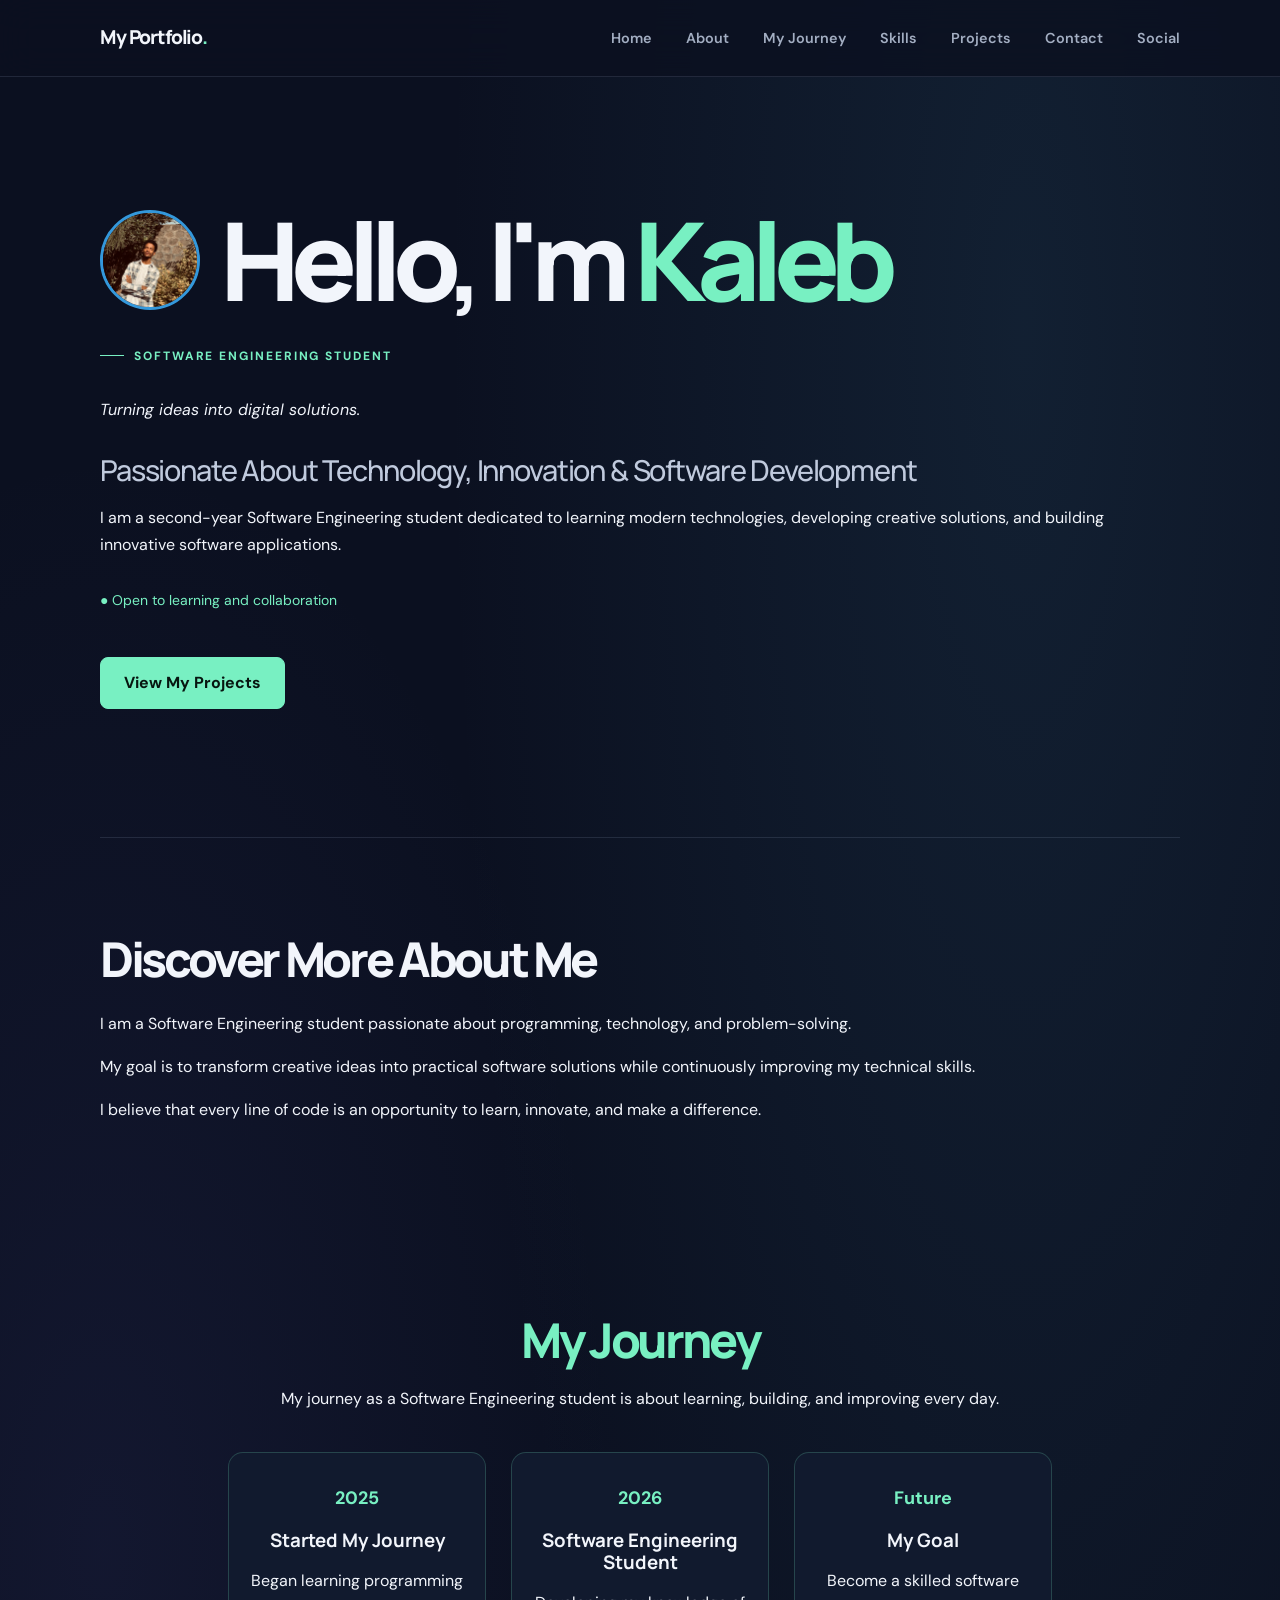
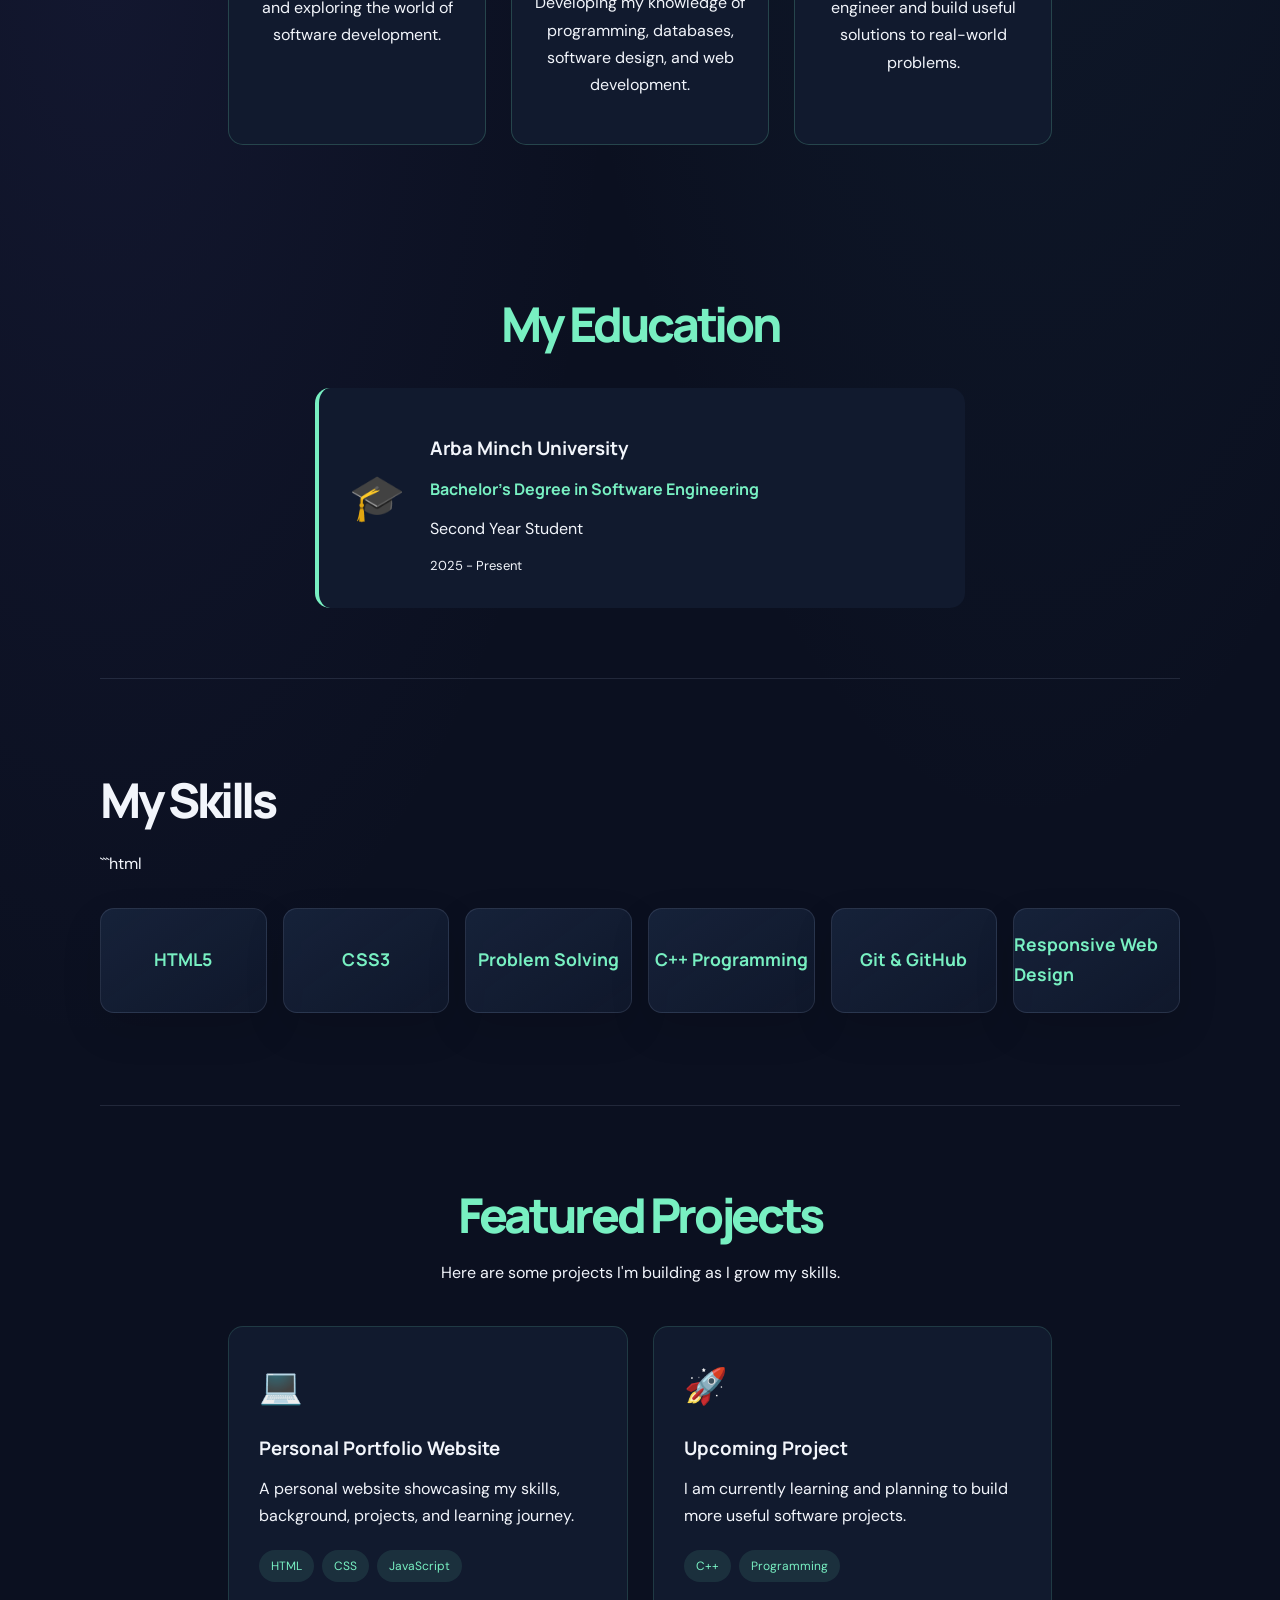
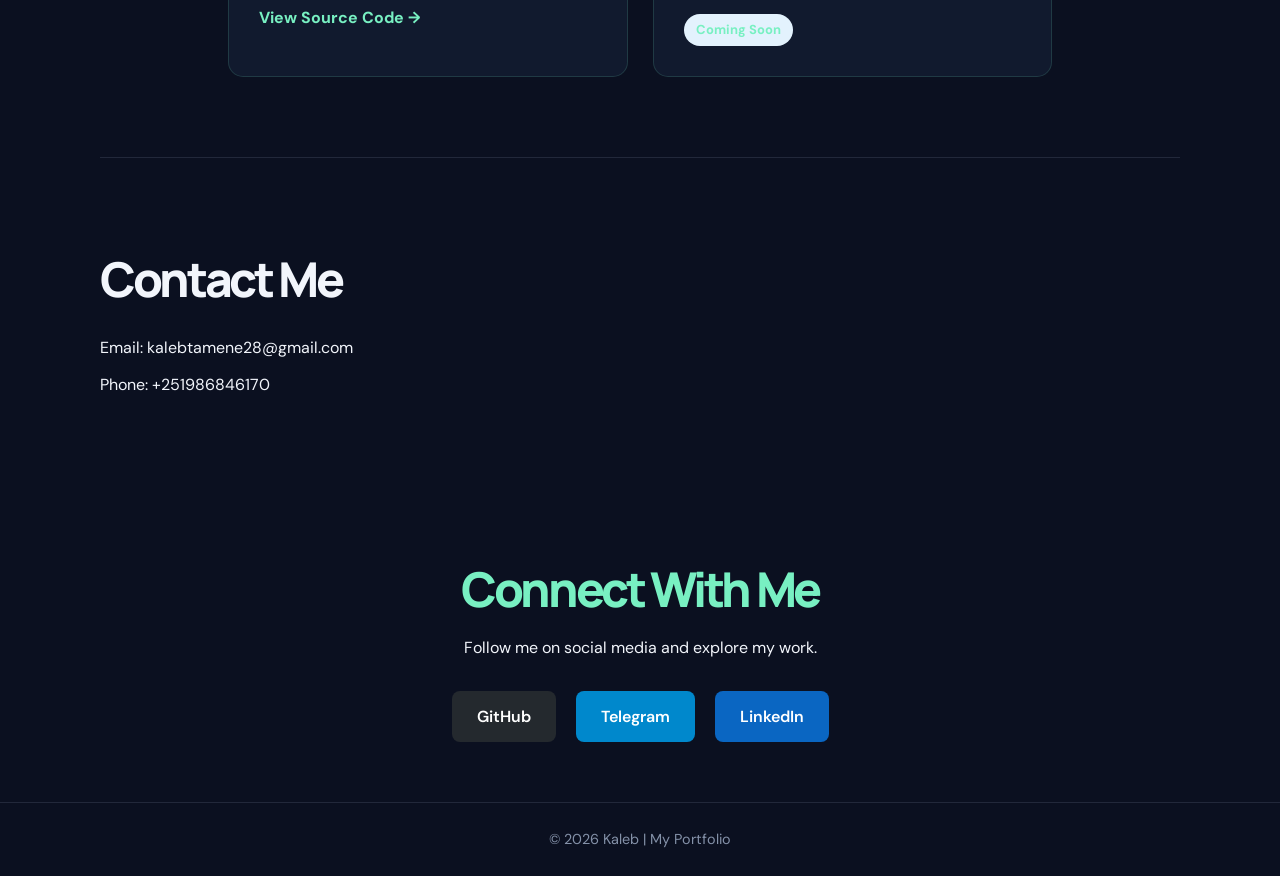
<file: index.html>
<!DOCTYPE html>
<html lang="en">
<head>
  <meta charset="UTF-8">
  <meta name="viewport" content="width=device-width, initial-scale=1.0">
  <title>My Portfolio</title>
  <link rel="stylesheet" href="style.css">
</head>
<body>
<header>
  <nav>
    <h2>My Portfolio</h2>
      
      <div class="links">
        <a href="#home">Home</a>
        <a href="#about">About</a>
        <a href="#journey">My Journey</a>
        <a href="#skills">Skills</a>
        <a href="#projects">Projects</a>
        <a href="#contact">Contact</a>
        <a href="#social">Social</a>
      </div>
    </nav>
  

</header>
  
  <section id="home" class="hero">
    <div class="profile-intro">
      <img src="imgka.webp" alt="Photo of Kaleb" class="profile-pic">
      <h1>Hello, I'm <span>Kaleb</span></h1>
    </div>
      <p class="tag">SOFTWARE ENGINEERING STUDENT</p>
      <p class="tagline">
  Turning ideas into digital solutions.
</p>

    <h3>Passionate About Technology, Innovation & Software Development</h3>
    <p>
  I am a second-year Software Engineering student dedicated to learning
  modern technologies, developing creative solutions, and building
  innovative software applications.
</p>
<p class="availability">
  ● Open to learning and collaboration
</p>
    <a class="btn" href="#projects">View My Projects</a>
  </section>

  <section id="about">
   <h2>Discover More About Me</h2>
   <p>
  I am a Software Engineering student passionate about programming,
  technology, and problem-solving.
</p>

<p>
  My goal is to transform creative ideas into practical software
  solutions while continuously improving my technical skills.
</p>

<p>
  I believe that every line of code is an opportunity to learn,
  innovate, and make a difference.
</p>
  </section>
<section id="journey" class="journey-section">
  <h2>My Journey</h2>
  <p class="journey-intro">
    My journey as a Software Engineering student is
    about learning, building, and improving every day.
  </p>

  <div class="journey-container">

    <div class="journey-card">
      <span class="journey-year">2025</span>
      <h3>Started My Journey</h3>
      <p>
        Began learning programming and exploring
        the world of software development.
      </p>
    </div>

    <div class="journey-card">
      <span class="journey-year">2026</span>
      <h3>Software Engineering Student</h3>
      <p>
        Developing my knowledge of programming,
        databases, software design, and web development.
      </p>
    </div>

    <div class="journey-card">
      <span class="journey-year">Future</span>
      <h3>My Goal</h3>
      <p>
        Become a skilled software engineer and
        build useful solutions to real-world problems.
      </p>
    </div>

  </div>
</section>


<!-- Education Section -->
<section id="education" class="education-section">
  <h2>My Education</h2>

  <div class="education-card">
    <div class="education-icon">🎓</div>

    <div class="education-info">
      <h3>Arba Minch University</h3>
      <h4>Bachelor's Degree in Software Engineering</h4>
      <p>Second Year Student</p>
      <span>2025 - Present</span>
    </div>
  </div>
</section>


  <section id="skills">
    <h2>My Skills</h2>
    ```html
<div class="cards">
  <div class="card">HTML5</div>
  <div class="card">CSS3</div>
  <div class="card">Problem Solving</div>
  <div class="card">C++ Programming</div>
  <div class="card">Git & GitHub</div>
  <div class="card">Responsive Web Design</div>
</div>
  </section>

 
<!-- Featured Projects Section -->
<section id="projects" class="projects-section">
  <h2>Featured Projects</h2>
  <p class="section-description">
    Here are some projects I'm building as I grow my skills.
  </p>

  <div class="projects-grid">

    <div class="project-card">
      <div class="project-icon">💻</div>
      <h3>Personal Portfolio Website</h3>
      <p>
        A personal website showcasing my skills,
        background, projects, and learning journey.
      </p>

      <div class="project-tags">
        <span>HTML</span>
        <span>CSS</span>
        <span>JavaScript</span>
      </div>

      <a href="https://github.com/kalebtamene28-star/personal-portifolio"
         target="_blank"
         rel="noopener noreferrer"
         class="project-link">
        View Source Code →
      </a>
    </div>

    <div class="project-card">
      <div class="project-icon">🚀</div>
      <h3>Upcoming Project</h3>
      <p>
        I am currently learning and planning
        to build more useful software projects.
      </p>

      <div class="project-tags">
        <span>C++</span>
        <span>Programming</span>
      </div>

      <span class="project-status">Coming Soon</span>
    </div>

  </div>
</section>


  <section id="contact">
    <h2>Contact Me</h2>
    <p>Email: kalebtamene28@gmail.com</p>
    <p>Phone: +251986846170</p>
  </section>

<section id="social" class="social-section">
  <h2>Connect With Me</h2>
  <p>Follow me on social media and explore my work.</p>

  <div class="social-links">
    <a href="https://github.com/YOUR_USERNAME"
       target="_blank"
       rel="noopener noreferrer"
       class="social-link github">
      GitHub
    </a>

    <a href="https://t.me/YOUR_USERNAME"
       target="_blank"
       rel="noopener noreferrer"
       class="social-link telegram">
      Telegram
    </a>

    <a href="https://www.linkedin.com/in/YOUR_USERNAME"
       target="_blank"
       rel="noopener noreferrer"
       class="social-link linkedin">
      LinkedIn
    </a>
  </div>
</section>

 <footer>
  <p>&copy; 2026 Kaleb | My Portfolio</p>
</footer>

<button id="backToTop" title="Back to Top">↑</button>

<script src="script.js"></script>
</body>
</html>
</file>
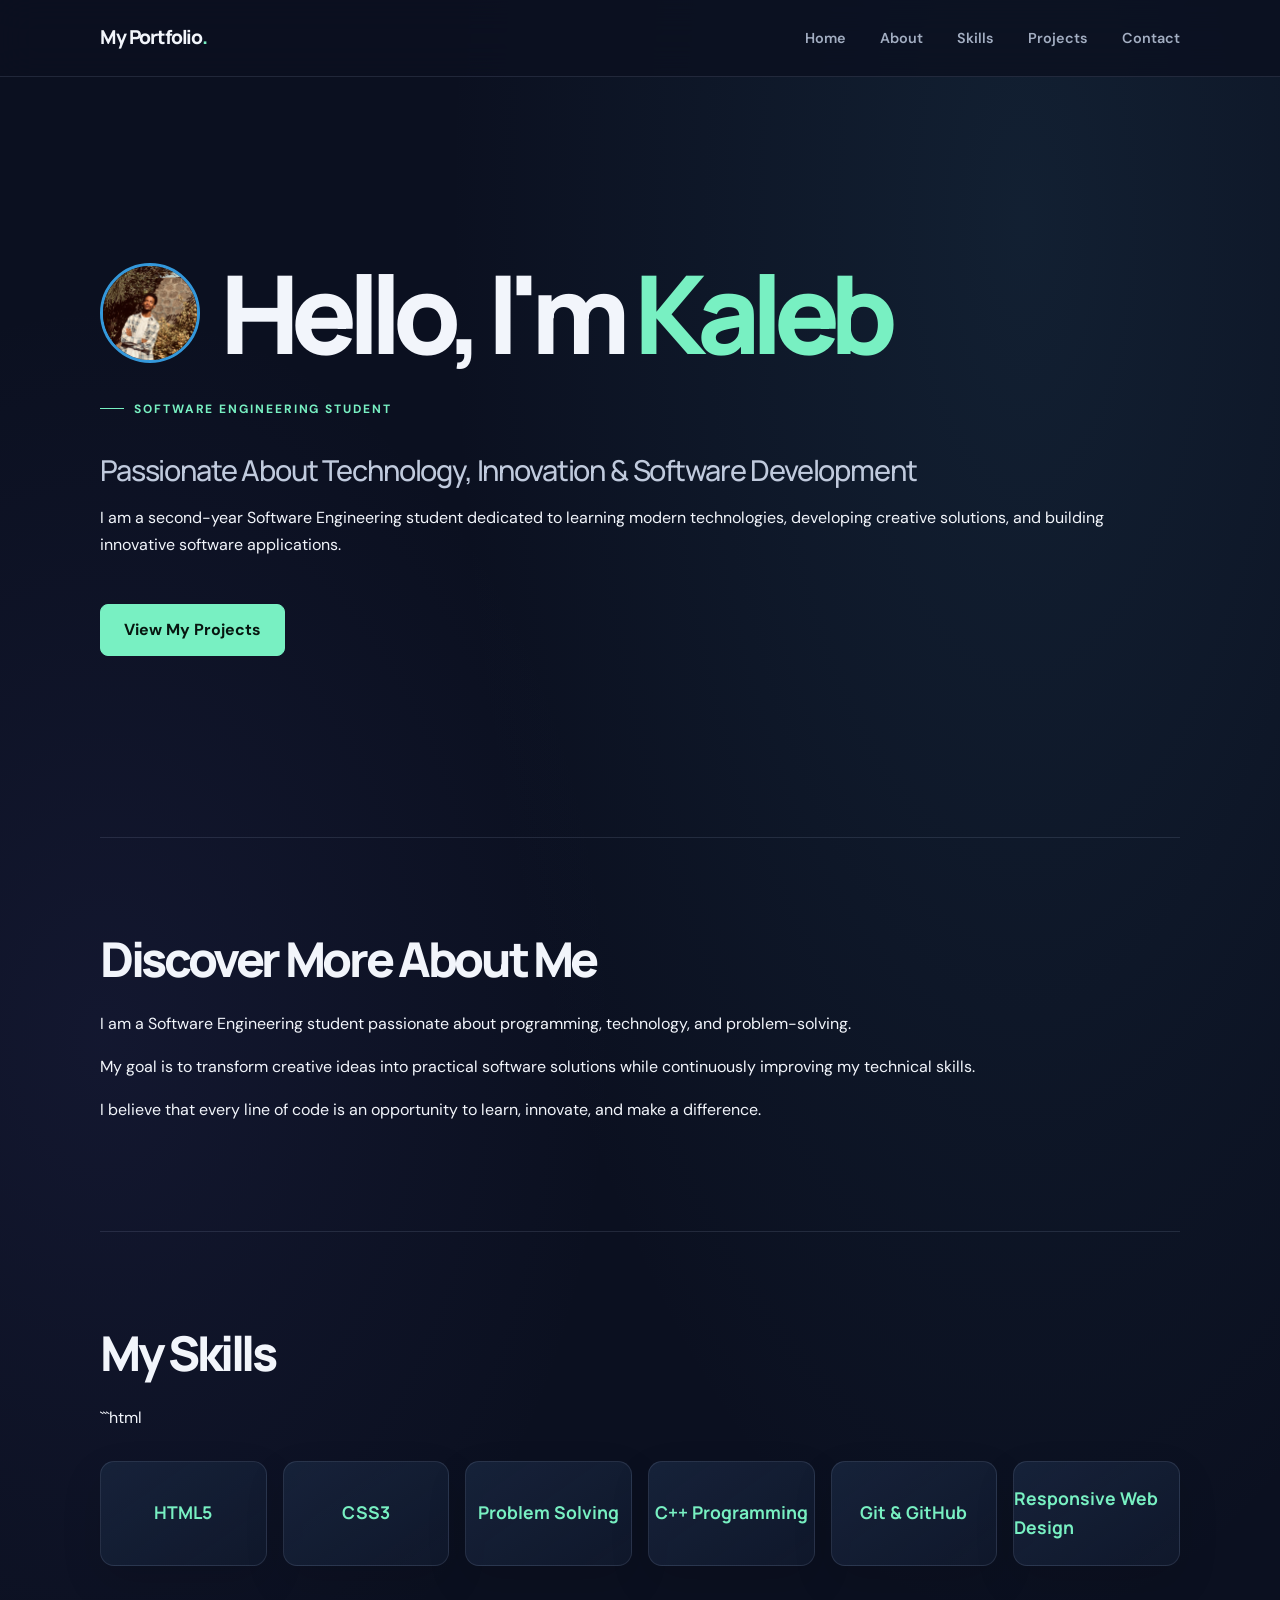
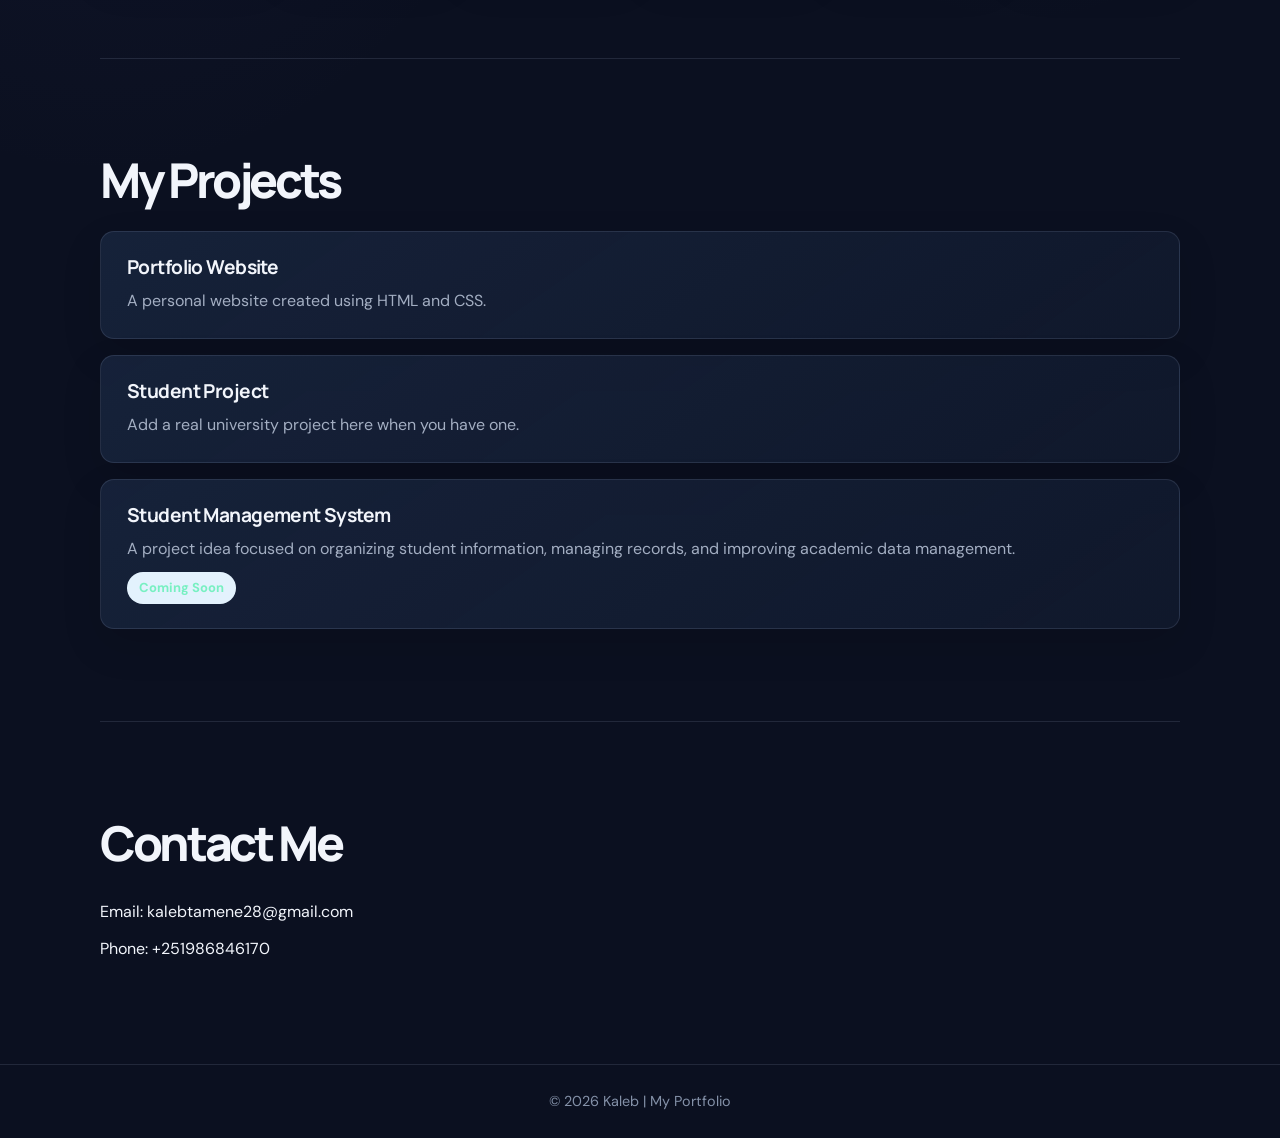
<file: first.html>
<!DOCTYPE html>
<html lang="en">
<head>
  <meta charset="UTF-8">
  <meta name="viewport" content="width=device-width, initial-scale=1.0">
  <title>My Portfolio</title>
  <link rel="stylesheet" href="style.css">
</head>
<body>
<header>
  <nav>
    <h2>My Portfolio</h2>
      
      <div class="links">
        <a href="#home">Home</a>
        <a href="#about">About</a>
        <a href="#skills">Skills</a>
        <a href="#projects">Projects</a>
        <a href="#contact">Contact</a>
      </div>
    </nav>
  

</header>
  
  <section id="home" class="hero">
    <div class="profile-intro">
      <img src="imgka.webp" alt="Photo of Kaleb" class="profile-pic">
      <h1>Hello, I'm <span>Kaleb</span></h1>
    </div>
      <p class="tag">SOFTWARE ENGINEERING STUDENT</p>

    <h3>Passionate About Technology, Innovation & Software Development</h3>
    <p>
  I am a second-year Software Engineering student dedicated to learning
  modern technologies, developing creative solutions, and building
  innovative software applications.
</p>
    <a class="btn" href="#projects">View My Projects</a>
  </section>

  <section id="about">
   <h2>Discover More About Me</h2>
   <p>
  I am a Software Engineering student passionate about programming,
  technology, and problem-solving.
</p>

<p>
  My goal is to transform creative ideas into practical software
  solutions while continuously improving my technical skills.
</p>

<p>
  I believe that every line of code is an opportunity to learn,
  innovate, and make a difference.
</p>
  </section>

  <section id="skills">
    <h2>My Skills</h2>
    ```html
<div class="cards">
  <div class="card">HTML5</div>
  <div class="card">CSS3</div>
  <div class="card">Problem Solving</div>
  <div class="card">C++ Programming</div>
  <div class="card">Git & GitHub</div>
  <div class="card">Responsive Web Design</div>
</div>
  </section>

  <section id="projects">
    <h2>My Projects</h2>
    <div class="card">
      <h3>Portfolio Website</h3>
      <p>A personal website created using HTML and CSS.</p>
    </div>
    <div class="card">
      <h3>Student Project</h3>
      <p>Add a real university project here when you have one.</p>
    </div>
    <div class="card">
  <h3>Student Management System</h3>
  <p>
    A project idea focused on organizing student information,
    managing records, and improving academic data management.
  </p>
  <span class="project-status">Coming Soon</span>
</div>
  </section>

  <section id="contact">
    <h2>Contact Me</h2>
    <p>Email: kalebtamene28@gmail.com</p>
    <p>Phone: +251986846170</p>
  </section>

  <footer>
    <p>&copy; 2026 Kaleb | My Portfolio</p>
  </footer>

  <script src="script.js"></script>
</body>
</html>
</file>
<file: style.css>
@import url("https://fonts.googleapis.com/css2?family=DM+Sans:wght@400;500;600;700&family=Manrope:wght@400;500;600;700;800&display=swap");

:root {
  color-scheme: dark;
  --page: #0b1020;
  --surface: #111a2e;
  --surface-light: #17233b;
  --text: #f2f5fb;
  --muted: #a3aec2;
  --accent: #78f0c2;
  --accent-strong: #3dd6a0;
  --line: rgba(195, 212, 240, 0.12);
  --content-width: 1080px;
}

* {
  box-sizing: border-box;
}

html {
  scroll-behavior: smooth;
  scroll-padding-top: 96px;
}

body {
  min-width: 320px;
  margin: 0;
  background:
    radial-gradient(ellipse at 80% 8%, rgba(55, 115, 145, 0.16), transparent 36rem),
    radial-gradient(ellipse at 8% 38%, rgba(76, 75, 160, 0.12), transparent 32rem),
    var(--page);
  color: var(--text);
  font-family: "DM Sans", sans-serif;
  font-size: 16px;
  line-height: 1.7;
  -webkit-font-smoothing: antialiased;
}

::selection {
  background: var(--accent);
  color: var(--page);
}

a {
  color: inherit;
}

header {
  position: sticky;
  z-index: 10;
  top: 0;
  border-bottom: 1px solid var(--line);
  background: rgba(11, 16, 32, 0.82);
  backdrop-filter: blur(18px);
}

nav {
  display: flex;
  width: min(var(--content-width), calc(100% - 48px));
  min-height: 76px;
  align-items: center;
  justify-content: space-between;
  margin: 0 auto;
}

nav h2 {
  margin: 0;
  color: var(--text);
  font-family: "Manrope", sans-serif;
  font-size: 1.2rem;
  font-weight: 800;
  letter-spacing: -0.06em;
}

nav h2::after {
  color: var(--accent);
  content: ".";
}

.links {
  display: flex;
  align-items: center;
  gap: clamp(16px, 3vw, 34px);
}

.links a {
  color: var(--muted);
  font-size: 0.9rem;
  font-weight: 600;
  text-decoration: none;
  transition: color 180ms ease;
}

.links a:hover,
.links a:focus-visible {
  color: var(--accent);
}

section {
  width: min(var(--content-width), calc(100% - 48px));
  margin: 0 auto;
  padding: 92px 0;
}

.hero {
  display: flex;
  min-height: min(760px, calc(100svh - 76px));
  flex-direction: column;
  align-items: flex-start;
  justify-content: center;
  padding-top: 100px;
  padding-bottom: 110px;
}

.tag {
  display: inline-flex;
  align-items: center;
  gap: 10px;
  margin: 0 0 20px;
  color: var(--accent);
  font-size: 0.75rem;
  font-weight: 700;
  letter-spacing: 0.16em;
}

.tag::before {
  width: 24px;
  height: 1px;
  background: currentColor;
  content: "";
}

h1,
h2,
h3,
h4 {
  color: var(--text);
  font-family: "Manrope", sans-serif;
  line-height: 1.2;
}

.hero h1 {
  margin: 0;
  font-size: clamp(3.5rem, 9vw, 6.8rem);
  font-weight: 800;
  letter-spacing: -0.085em;
}

.hero h1 span {
  color: var(--accent);
}

.hero h3 {
  margin: 14px 0 0;
  color: #c0cadd;
  font-size: clamp(1.25rem, 3vw, 1.8rem);
  font-weight: 500;
  letter-spacing: -0.04em;
}

.about-intro,
.about-description {
  max-width: 650px;
  color: var(--muted);
  font-size: 1.04rem;
}

.hero .about-intro {
  margin: 28px 0 0;
  color: #d3dbea;
  font-size: clamp(1.05rem, 2vw, 1.2rem);
}

.hero .about-intro + .about-intro {
  display: none;
}

.hero .about-description {
  margin: 12px 0 0;
}

.btn {
  display: inline-flex;
  min-height: 52px;
  align-items: center;
  justify-content: center;
  margin-top: 30px;
  padding: 0 23px;
  border: 1px solid var(--accent);
  border-radius: 8px;
  background: var(--accent);
  color: #071610;
  font-weight: 700;
  text-decoration: none;
  transition: background 180ms ease, color 180ms ease, transform 180ms ease;
}

.btn:hover {
  transform: translateY(-3px);
  background: transparent;
  color: var(--accent);
}

#about,
#skills,
#projects,
#contact {
  border-top: 1px solid var(--line);
}

section > h2,
#projects > h3 {
  margin: 0 0 22px;
  font-size: clamp(2rem, 5vw, 3rem);
  font-weight: 800;
  letter-spacing: -0.07em;
}

#about .about-intro {
  margin: 0 0 12px;
  color: #d3dbea;
  font-size: 1.2rem;
}

#about .about-description {
  margin: 0;
}

.cards {
  display: grid;
  grid-template-columns: repeat(auto-fit, minmax(150px, 1fr));
  gap: 16px;
  margin-top: 30px;
}

.card {
  border: 1px solid var(--line);
  border-radius: 14px;
  background: linear-gradient(145deg, rgba(23, 35, 59, 0.94), rgba(17, 26, 46, 0.8));
  box-shadow: 0 16px 40px rgba(0, 0, 0, 0.12);
}

.cards .card {
  display: grid;
  min-height: 105px;
  place-items: center;
  color: var(--accent);
  font-family: "Manrope", sans-serif;
  font-size: 1.1rem;
  font-weight: 700;
  transition: border-color 180ms ease, transform 180ms ease;
}

.cards .card:hover,
#projects .card:hover {
  transform: translateY(-4px);
  border-color: rgba(120, 240, 194, 0.45);
}

#projects .card {
  margin-top: 16px;
  padding: 24px 26px;
  transition: border-color 180ms ease, transform 180ms ease;
}

#projects .card h3,
#projects .card h4 {
  margin: 0;
  font-size: 1.2rem;
  letter-spacing: -0.03em;
}

#projects .card p {
  margin: 8px 0 0;
  color: var(--muted);
}

#contact p {
  margin: 10px 0;
  color: var(--muted);
}

#contact p:first-of-type {
  margin-top: 26px;
}

#contact p::first-line {
  color: var(--text);
}

footer {
  padding: 24px;
  border-top: 1px solid var(--line);
  color: #8491a8;
  text-align: center;
}

footer p {
  margin: 0;
  font-size: 0.9rem;
}

:focus-visible {
  outline: 2px solid var(--accent);
  outline-offset: 4px;
}

@media (max-width: 640px) {
  nav {
    width: calc(100% - 32px);
    min-height: auto;
    flex-direction: column;
    align-items: flex-start;
    gap: 8px;
    padding: 14px 0 12px;
  }

  nav h2 {
    font-size: 1.1rem;
  }

  .links {
    width: 100%;
    gap: clamp(14px, 5vw, 24px);
    overflow-x: auto;
    padding: 3px 0;
    scrollbar-width: none;
  }

  .links::-webkit-scrollbar {
    display: none;
  }

  .links a {
    flex: 0 0 auto;
    font-size: 0.82rem;
  }

  section {
    width: calc(100% - 36px);
    padding: 68px 0;
  }

  .hero {
    min-height: 0;
    padding-top: 96px;
    padding-bottom: 82px;
  }

  .hero h1 {
    font-size: clamp(3.2rem, 17vw, 5rem);
  }

  .about-intro,
  .about-description {
    font-size: 0.98rem;
  }

  .cards {
    grid-template-columns: repeat(2, minmax(0, 1fr));
    gap: 12px;
  }

  #projects .card {
    padding: 20px;
  }
}

@media (prefers-reduced-motion: reduce) {
  *,
  *::before,
  *::after {
    scroll-behavior: auto !important;
    transition-duration: 0.01ms !important;
  }
}

/* Profile Picture */
.profile-intro {
  display: flex;
  align-items: center;
  justify-content: center;
  gap: 20px;
  margin-bottom: 20px;
}

.profile-pic {
  width: 100px;
  height: 100px;
  object-fit: cover;
  border-radius: 50%;
  border: 3px solid #3498db;
  margin: 0;
}

.profile-intro .tag {
  margin: 0;
}
.project-status {
  display: inline-block;
  margin-top: 10px;
  padding: 5px 12px;
  background-color: #e3f2fd;
  color: #1565c0;
  border-radius: 20px;
  font-size: 13px;
  font-weight: bold;
}

#backToTop {
  position: fixed;
  bottom: 30px;
  right: 30px;

  width: 50px;
  height: 50px;

  background: var(--accent);
  color: white;

  border: none;
  border-radius: 50%;

  font-size: 25px;
  cursor: pointer;

  display: none;
  z-index: 1000;

  transition: transform 0.3s ease;
}

#backToTop:hover {
  transform: translateY(-5px);
}

/* Social Media Section */
.social-section {
  text-align: center;
  padding: 60px 20px;
}

.social-section h2 {
  color: var(--accent);
  margin-bottom: 15px;
}

.social-section p {
  color: var(--text-muted);
  margin-bottom: 30px;
}

.social-links {
  display: flex;
  justify-content: center;
  flex-wrap: wrap;
  gap: 20px;
}

.social-link {
  text-decoration: none;
  color: white;
  padding: 12px 25px;
  border-radius: 8px;
  font-weight: 600;
  transition: transform 0.3s ease;
}

.social-link:hover {
  transform: translateY(-5px);
}

.github {
  background: #24292e;
}

.telegram {
  background: #0088cc;
}

.linkedin {
  background: #0a66c2;
}

/* My Journey Section */
.journey-section {
  padding: 80px 10%;
  text-align: center;
}

.journey-section h2 {
  color: var(--accent);
  margin-bottom: 15px;
}

.journey-intro {
  color: var(--text-muted);
  margin-bottom: 40px;
}

.journey-container {
  display: grid;
  grid-template-columns: repeat(auto-fit, minmax(220px, 1fr));
  gap: 25px;
}

.journey-card {
  background: var(--surface);
  padding: 30px 20px;
  border-radius: 15px;
  border: 1px solid rgba(120, 240, 194, 0.2);
  transition: transform 0.3s ease;
}

.journey-card:hover {
  transform: translateY(-8px);
}

.journey-year {
  color: var(--accent);
  font-weight: bold;
  font-size: 18px;
}

.journey-card h3 {
  margin: 15px 0;
}

.journey-card p {
  color: var(--text-muted);
  line-height: 1.7;
}
.availability {
  color: var(--accent);
  font-size: 14px;
  margin-top: 15px;
}.tagline {
  color: var(--text-muted);
  font-size: 16px;
  font-style: italic;
  margin-top: 10px;
}
/* Professional Projects Section */
.projects-section {
  padding: 80px 10%;
  text-align: center;
}

.projects-section h2 {
  color: var(--accent);
  margin-bottom: 12px;
}

.section-description {
  color: var(--text-muted);
  margin-bottom: 40px;
}

.projects-grid {
  display: grid;
  grid-template-columns: repeat(auto-fit, minmax(250px, 1fr));
  gap: 25px;
}

.project-card {
  background: var(--surface);
  padding: 30px;
  border-radius: 15px;
  border: 1px solid rgba(120, 240, 194, 0.15);
  text-align: left;
  transition: transform 0.3s ease,
              border-color 0.3s ease;
}

.project-card:hover {
  transform: translateY(-7px);
  border-color: var(--accent);
}

.project-icon {
  font-size: 35px;
  margin-bottom: 20px;
}

.project-card h3 {
  margin-bottom: 12px;
}

.project-card p {
  color: var(--text-muted);
  line-height: 1.7;
  margin-bottom: 20px;
}

.project-tags {
  display: flex;
  flex-wrap: wrap;
  gap: 8px;
  margin-bottom: 22px;
}

.project-tags span {
  background: rgba(120, 240, 194, 0.1);
  color: var(--accent);
  padding: 6px 12px;
  border-radius: 20px;
  font-size: 12px;
}

.project-link {
  color: var(--accent);
  text-decoration: none;
  font-weight: bold;
}

.project-link:hover {
  text-decoration: underline;
}

.project-status {
  color: var(--accent);
  font-size: 13px;
  font-weight: bold;
}

/* Education Section */
.education-section {
  padding: 70px 10%;
  text-align: center;
}

.education-section h2 {
  color: var(--accent);
  margin-bottom: 35px;
}

.education-card {
  max-width: 650px;
  margin: auto;
  padding: 30px;
  background: var(--surface);
  border-radius: 15px;
  border-left: 4px solid var(--accent);
  display: flex;
  align-items: center;
  gap: 25px;
  text-align: left;
  transition: transform 0.3s ease;
}

.education-card:hover {
  transform: translateY(-5px);
}

.education-icon {
  font-size: 45px;
}

.education-info h3 {
  margin-bottom: 10px;
  color: var(--text);
}

.education-info h4 {
  color: var(--accent);
  margin-bottom: 10px;
}

.education-info p {
  color: var(--text-muted);
  margin-bottom: 8px;
}

.education-info span {
  font-size: 13px;
  color: var(--text-muted);
}

@media (max-width: 500px) {
  .education-card {
    flex-direction: column;
    text-align: center;
  }
}
</file>
